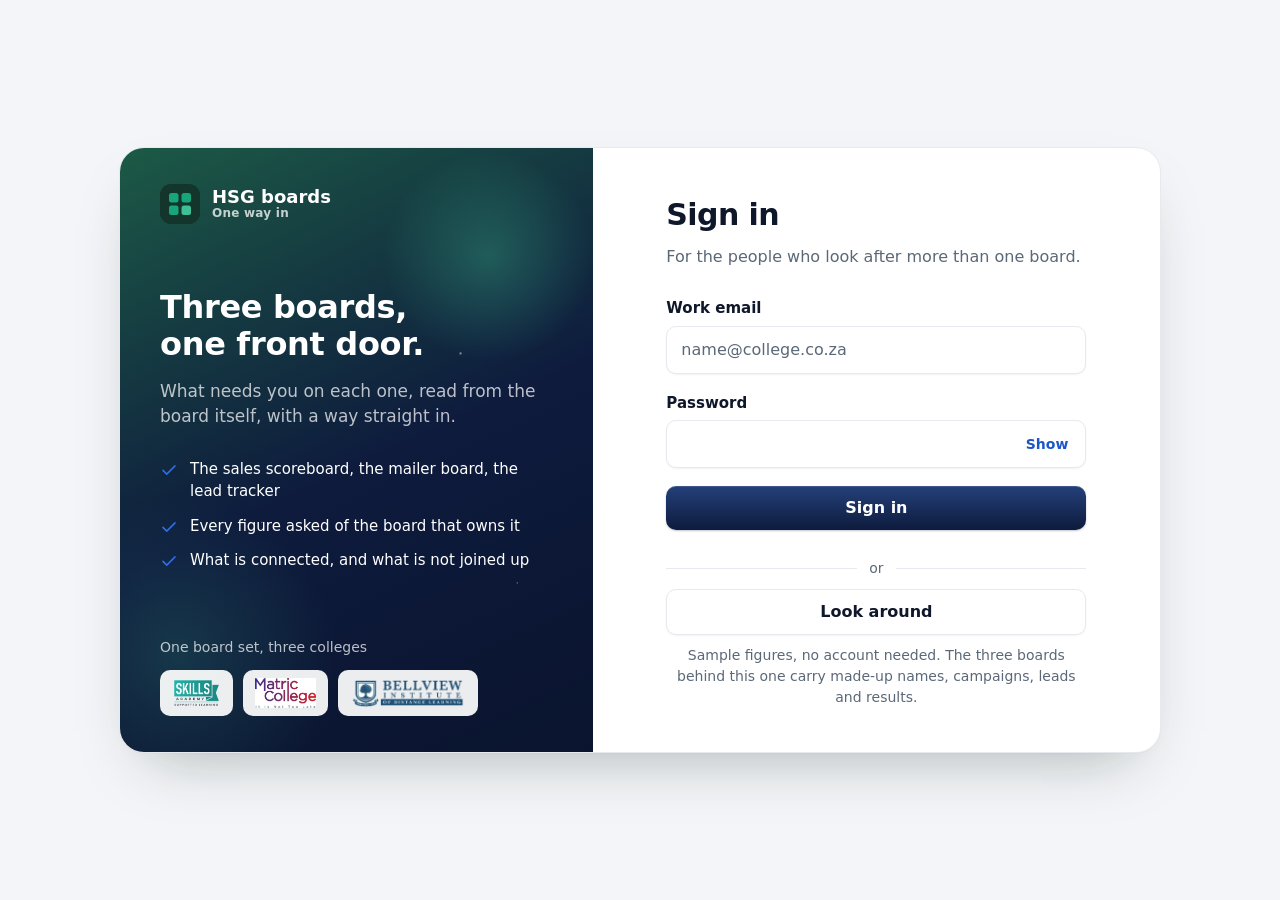
<file: index.html>
<!doctype html>
<html lang="en" data-page="auth">
<head>
  <meta charset="utf-8">
  <meta name="viewport" content="width=device-width, initial-scale=1, viewport-fit=cover">
  <meta http-equiv="Content-Security-Policy" content="default-src 'self'; script-src 'self'; style-src 'self' https://fonts.googleapis.com; font-src https://fonts.gstatic.com; img-src 'self' data:; form-action 'self'; base-uri 'self'; object-src 'none'">
  <meta name="theme-color" content="#F4F5F8" media="(prefers-color-scheme: light)">
  <meta name="referrer" content="strict-origin-when-cross-origin">
  <meta name="description" content="One way in to the three HSG boards.">
  <title>Sign in · HSG boards</title>
  <link rel="icon" href="assets/img/logo.svg?v=e94586dc" type="image/svg+xml">
  <link rel="preconnect" href="https://fonts.googleapis.com">
  <link rel="preconnect" href="https://fonts.gstatic.com" crossorigin>
  <link rel="stylesheet" href="https://fonts.googleapis.com/css2?family=Geist:wght@400;500;600;700&family=Geist+Mono:wght@500&display=swap">
  <link rel="stylesheet" href="assets/css/styles.css?v=72ac2a63">
  <script src="assets/js/shared/session.js?v=b6984a1d"></script>
</head>
<body>
  <a class="skip-link" href="#main">Skip to content</a>
  <div class="auth-layout">
    <aside class="auth-panel">
      <a class="brand" href="index.html"><img src="assets/img/logo.svg?v=e94586dc" width="40" height="40" alt=""><span class="brand-text"><b>HSG boards</b><small>One way in</small></span></a>
      <div class="auth-panel-copy">
        <p class="auth-lead">Three boards, one front door.</p>
        <p>What needs you on each one, read from the board itself, with a way straight in.</p>
        <ul class="auth-points">
          <li><svg width="18" height="18" viewBox="0 0 24 24" fill="none" stroke="currentColor" stroke-width="2" stroke-linecap="round" stroke-linejoin="round" aria-hidden="true"><path d="M4 12.5l5 5L20 6.5"/></svg>The sales scoreboard, the mailer board, the lead tracker</li>
          <li><svg width="18" height="18" viewBox="0 0 24 24" fill="none" stroke="currentColor" stroke-width="2" stroke-linecap="round" stroke-linejoin="round" aria-hidden="true"><path d="M4 12.5l5 5L20 6.5"/></svg>Every figure asked of the board that owns it</li>
          <li><svg width="18" height="18" viewBox="0 0 24 24" fill="none" stroke="currentColor" stroke-width="2" stroke-linecap="round" stroke-linejoin="round" aria-hidden="true"><path d="M4 12.5l5 5L20 6.5"/></svg>What is connected, and what is not joined up</li>
        </ul>
      </div>
      <div class="auth-colleges">
        <p class="auth-panel-foot">One board set, three colleges</p>
        <ul>
          <li><img src="assets/img/colleges/skills-academy.webp" width="120" height="60" alt="Skills Academy"></li>
          <li><img src="assets/img/colleges/matric-college.webp" width="120" height="60" alt="Matric College"></li>
          <li><img src="assets/img/colleges/bellview.webp" width="120" height="60" alt="Bellview"></li>
        </ul>
      </div>
    </aside>

    <main class="auth-main" id="main" tabindex="-1">
      <div class="auth-card">
        <a class="brand brand-mobile" href="index.html"><img src="assets/img/logo.svg?v=e94586dc" width="36" height="36" alt=""><span class="brand-text"><b>HSG boards</b><small>One way in</small></span></a>

        <header>
          <h1>Sign in</h1>
          <p>For the people who look after more than one board.</p>
        </header>

        <form class="form" method="post" data-not-connected>
          <div class="field">
            <label for="email">Work email</label>
            <input class="input" id="email" name="email" type="email" autocomplete="username" spellcheck="false" placeholder="name@college.co.za" required>
          </div>

          <div class="field">
            <label for="password">Password</label>
            <div class="password">
              <input class="input" id="password" name="password" type="password" autocomplete="current-password" required>
              <button type="button" data-toggle-password aria-controls="password" aria-pressed="false">Show</button>
            </div>
          </div>

          <button class="button" type="submit">Sign in</button>

          <div class="form-notice" role="status" tabindex="-1" hidden>
            <svg width="18" height="18" viewBox="0 0 24 24" fill="none" stroke="currentColor" stroke-width="2" stroke-linecap="round" aria-hidden="true"><circle cx="12" cy="12" r="9"/><path d="M12 11v6M12 7.5v.5"/></svg>
            <span>Signing in isn't switched on yet. You'll be able to use this page once accounts are set up.</span>
          </div>
        </form>

        <div class="demo">
          <p class="divider">or</p>
          <button class="button button-secondary" type="button" data-demo-sign-in="head">Look around</button>
          <p class="field-hint">Sample figures, no account needed. The three boards behind this one carry made-up names, campaigns, leads and results.</p>
          <div class="form-notice" id="demo-blocked" role="status" tabindex="-1" hidden>
            <svg width="18" height="18" viewBox="0 0 24 24" fill="none" stroke="currentColor" stroke-width="2" stroke-linecap="round" aria-hidden="true"><circle cx="12" cy="12" r="9"/><path d="M12 11v6M12 7.5v.5"/></svg>
            <span>Your browser is blocking site storage, so the demo can't sign you in. Try a normal (not private) window.</span>
          </div>
        </div>
      </div>
    </main>
  </div>

  <script src="assets/js/shared/auth.js?v=9b4fdaf7"></script>
</body>
</html>
</file>
<file: assets/css/styles.css>
:root {
  color-scheme: light;
  --page: #F4F5F8;
  --card: #FFFFFF;
  --field: #EEF0F4;
  --ink: #0F172A;
  --muted: #5B6878;
  --line: #E7E9EE;
  --navy: #0E1B3D;
  --navy-deep: #0A142E;
  --accent: #2F6FEB;
  --accent-ink: #1D56C9;
  --accent-soft: #EAF1FE;
  --focus: #2F6FEB;
  --now: #1D56C9;
  --bar: #2F6FEB;
  --field-line: #D5D9E0;
  --selected: #0E1B3D;
  --on-selected: #FFFFFF;
  --on-accent: #FFFFFF;
  --info-soft: #EAF1FE;
  --info-ink: #1D56C9;
  --error: #C81E1E;
  --on-navy: #FFFFFF;
  --on-navy-muted: rgba(255, 255, 255, .72);
  --heading: "Geist", ui-sans-serif, system-ui, "Segoe UI", sans-serif;
  --body: "Geist", ui-sans-serif, system-ui, "Segoe UI", sans-serif;
  /* Three shapes, and nothing else: a surface, a control, a mark. Pills are for chips only. */
  --radius: 12px;
  --radius-control: 10px;
  --radius-mark: 4px;
  --subtle: #FAFBFC; /* Mist: table headers, row hover, the user block. */
  --line-soft: #F0F1F4; /* Soft hairline: table row dividers, a card foot rule. */
  --segment-track: #E9ECF1; /* The track behind the segmented control. */
  --bar-track: #EDEFF3; /* The empty part of every meter. */
  --navy-lift: #24407A; /* Top of the primary button and brand mark gradients. */
  --navy-mid: #13295A; /* Middle stop of the banner gradient. */
  --navy-end: #2B4F93; /* Right end of the banner gradient. */
  --calm: #0F3D2A; /* The banner when nothing is waiting. */
  --calm-lift: #1B6B47; /* Right end of the calm banner gradient. */
  --faint: #94A3B8; /* Placeholders and inactive icons only, never text to read. */
  --ink-2: #334155; /* Secondary text: menu rows, table cells, neutral pill text. */
  --mono: "Geist Mono", ui-monospace, "Cascadia Mono", monospace; /* Figures that should read like an instrument. */
  --shadow-focus: 0 0 0 3px rgba(47, 111, 235, .25); /* Fields on focus, with an accent border. */
  --shell: 0 1px 2px rgba(15, 23, 42, .05);
  --ease-out: cubic-bezier(0.23, 1, 0.32, 1); /* Things arriving: starts fast, settles. The student tracker's curve. */
  --ring-accent: #2F6FEB;
  --ring-good: #22A55A;
  --ring-warn: #F0A020;
  --chart-line: #2F6FEB;
  --chart-fill: rgba(47, 111, 235, .22);
  --college-sa: #0E8C86;
  --college-mc: #B3332A;
  --college-bv: #29426B;
  --college-multi: #6D6350;
  --college-none: #77877F;
  --slice-1: #2F6FEB;
  --slice-2: #0E1B3D;
  --slice-3: #7C9BD0;
  --slice-4: #A9B7CC;
  --slice-5: #CBD5E1;
}

*,
*::before,
*::after { box-sizing: border-box; }

html,
body { min-height: 100%; }

body {
  margin: 0;
  background: var(--page);
  color: var(--ink);
  font-family: var(--body);
  font-size: 16px;
  line-height: 1.5;
  -webkit-font-smoothing: antialiased;
}

h1,
h2 { font-family: var(--heading); margin: 0; letter-spacing: -.01em; text-wrap: balance; }
p { margin: 0; }
a { color: var(--accent-ink); font-weight: 700; text-underline-offset: 3px; }
a:hover { color: var(--ink); }
img { max-width: 100%; }
button,
input,
select,
textarea { font: inherit; color: inherit; }
:focus-visible { border-radius: var(--radius-mark); }
.auth-panel :focus-visible { outline-color: var(--accent); }
html { scrollbar-color: var(--field-line) var(--page); }
input,
textarea { caret-color: var(--accent-ink); }
[tabindex="-1"]:focus { outline: none; }
[hidden] { display: none !important; }
html { -webkit-tap-highlight-color: rgba(232, 163, 60, .3); }
a,
button,
input,
select,
textarea,
label,
summary { touch-action: manipulation; }
h1,
h2,
main { scroll-margin-top: 84px; }

.skip-link {
  position: fixed;
  top: calc(8px + env(safe-area-inset-top, 0px));
  left: 8px;
  z-index: 100;
  padding: 10px 16px;
  border-radius: var(--radius-control);
  background: var(--navy);
  color: var(--on-navy);
  transform: translateY(-160%);
}
.skip-link:focus-visible { transform: none; color: var(--on-navy); }

.brand {
  display: inline-flex;
  align-items: center;
  gap: 12px;
  font-family: var(--heading);
  font-weight: 600;
  font-size: 18px;
  color: inherit;
  text-decoration: none;
}
.brand img { display: block; }
.brand-text { display: flex; flex-direction: column; line-height: 1.15; }
.brand-text small { font-family: var(--body); font-size: 12px; font-weight: 700; opacity: .75; letter-spacing: .02em; }

/* One card resting on the page: the green panel beside the form */
.auth-layout {
  display: grid;
  grid-template-columns: minmax(0, 5fr) minmax(0, 6fr);
  width: min(1040px, 100%);
  margin: auto;
  border-radius: 24px;
  overflow: hidden;
  background: var(--card);
  box-shadow: 0 0 0 1px var(--line), 0 1px 2px rgba(11, 33, 26, .06), 0 28px 60px -28px rgba(11, 33, 26, .35);
}
.auth-panel {
  position: relative;
  overflow: hidden;
  display: flex;
  flex-direction: column;
  gap: 40px;
  padding: 36px 40px;
  background: linear-gradient(155deg, #1C5A46 0%, var(--navy) 52%, var(--navy-deep) 100%);
  color: var(--on-navy);
}
/* A few soft lights in the panel, the way a photograph carries highlights */
.auth-panel::after {
  content: "";
  position: absolute;
  inset: 0;
  background:
    radial-gradient(150px 150px at 78% 18%, rgba(63, 191, 149, .30), transparent 70%),
    radial-gradient(220px 220px at 12% 84%, rgba(63, 191, 149, .18), transparent 72%),
    radial-gradient(3px 3px at 72% 34%, rgba(255, 255, 255, .55), transparent 60%),
    radial-gradient(2px 2px at 30% 62%, rgba(255, 255, 255, .45), transparent 60%),
    radial-gradient(2px 2px at 84% 72%, rgba(255, 255, 255, .40), transparent 60%);
  pointer-events: none;
}
.auth-panel .brand { color: var(--on-navy); }

.auth-panel .brand { position: relative; z-index: 1; }
.auth-panel-copy { margin-block: auto; max-width: 440px; position: relative; z-index: 1; }
.auth-lead { font-family: var(--heading); font-size: clamp(27px, 2.5vw, 36px); font-weight: 600; line-height: 1.15; letter-spacing: -.01em; text-wrap: balance; }
.auth-panel-copy > p:not(.auth-lead) { margin-top: 16px; color: var(--on-navy-muted); font-size: 17px; }

.auth-points { list-style: none; margin: 28px 0 0; padding: 0; display: flex; flex-direction: column; gap: 12px; font-size: 15px; }
.auth-points li { display: flex; align-items: flex-start; gap: 12px; color: var(--on-navy); }
.auth-points svg { flex: none; margin-top: 3px; color: var(--accent); }

.auth-panel-foot { position: relative; z-index: 1; font-size: 14px; color: var(--on-navy-muted); }

.auth-main {
  display: flex;
  align-items: center;
  justify-content: center;
  padding: 44px 40px;
}

[data-page="auth"] body {
  display: flex;
  min-height: 100vh;
  min-height: 100dvh;
  padding: clamp(16px, 4vh, 48px) clamp(16px, 4vw, 48px);
  background: var(--page);
}

.auth-card { width: 100%; max-width: 420px; display: flex; flex-direction: column; gap: 28px; }
.auth-card .brand-mobile { display: none; }
.auth-card header { display: flex; flex-direction: column; gap: 8px; }
.auth-card h1 { font-size: 30px; font-weight: 600; }
.auth-card header p { color: var(--muted); }

.form { display: flex; flex-direction: column; gap: 18px; }

.field { display: flex; flex-direction: column; gap: 6px; }
.field label { font-weight: 700; font-size: 15px; }
.field-hint { font-size: 14px; color: var(--muted); }

.input {
  width: 100%;
  min-height: 48px;
  padding: 10px 14px;
  background: var(--field);
  border: 1px solid var(--field-line);
  border-radius: var(--radius-control);
  transition: border-color .15s ease, background-color .15s ease;
}
.input::placeholder { color: var(--muted); opacity: 1; }
.input:hover { border-color: var(--ink); }
.input:focus { outline: none; border-color: var(--focus); background: var(--card); box-shadow: 0 0 0 3px color-mix(in srgb, var(--focus) 25%, transparent); }

select.input {
  appearance: none;
  color: var(--ink);
  padding-right: 40px;
  background-image: url("data:image/svg+xml,%3Csvg xmlns='http://www.w3.org/2000/svg' width='12' height='8' fill='none' stroke='%236F7B88' stroke-width='2' stroke-linecap='round'%3E%3Cpath d='M1 1.5l5 5 5-5'/%3E%3C/svg%3E");
  background-repeat: no-repeat;
  background-position: right 14px center;
  cursor: pointer;
}

.password { position: relative; }
.password .input { padding-right: 76px; }
.password button {
  position: absolute;
  top: 50%;
  right: 6px;
  transform: translateY(-50%);
  min-height: 40px;
  padding: 4px 12px;
  border: 0;
  border-radius: var(--radius-control);
  background: transparent;
  color: var(--accent-ink);
  font-weight: 700;
  font-size: 14px;
  cursor: pointer;
}
.password button:hover { background: var(--accent-soft); }

.button {
  display: inline-flex;
  align-items: center;
  justify-content: center;
  gap: 8px;
  width: 100%;
  padding: 10px 20px;
  border: 0;
  background: var(--navy);
  color: var(--on-navy);
  font-family: var(--heading);
  font-size: 16px;
  cursor: pointer;
  transition: background-color .15s ease, transform .15s ease;
}
.button:hover { background: var(--navy-deep); }
.button:active { transform: translateY(1px); }

.form-notice {
  display: flex;
  gap: 10px;
  align-items: flex-start;
  padding: 12px 14px;
  border-radius: var(--radius-control);
  background: var(--accent-soft);
  color: var(--ink);
  font-size: 15px;
}
.form-notice svg { flex: none; margin-top: 2px; color: var(--accent-ink); }

select option,
select optgroup { background-color: var(--card); color: var(--ink); }

.demo { display: flex; flex-direction: column; gap: 10px; text-align: center; }

.divider { display: flex; align-items: center; gap: 12px; color: var(--muted); font-size: 14px; }
.divider::before,
.divider::after { content: ""; flex: 1; border-top: 1px solid var(--line); }
.input[aria-invalid='true'],
.select[aria-invalid='true'] { border-color: var(--error); }

@media (max-width: 900px) {
  [data-page="auth"] body { padding: 0; }
  .auth-layout { grid-template-columns: minmax(0, 1fr); width: 100%; border-radius: 0; box-shadow: none; }
  .auth-panel { display: none; }
  .auth-main { align-items: flex-start; padding: 32px 16px 48px; }
  .auth-card { gap: 24px; }
  .auth-card .brand-mobile { display: inline-flex; }
}

@media (max-width: 480px) {
  .auth-card h1 { font-size: 26px; }
}

/* Signed-in pages: navy menu on the left, content on the right */
.app {
  display: grid;
  grid-template-columns: 264px minmax(0, 1fr);
  min-height: 100vh;
  min-height: 100dvh;
}

.sidebar {
  position: sticky;
  top: 0;
  height: 100vh;
  height: 100dvh;
  display: flex;
  flex-direction: column;
  gap: clamp(10px, 1.7vh, 24px);
  padding: clamp(14px, 2.2vh, 24px) 16px;
  color: var(--ink);
}
.sidebar .brand { color: var(--ink); padding: 0 8px; font-size: 17px; }
.sidebar .brand small { color: var(--muted); }

.menu { display: flex; flex-direction: column; gap: 2px; overflow-y: auto; overscroll-behavior: contain; flex: 1; min-height: 0; margin-top: clamp(2px, 1.4vh, 16px); }
.menu-label {
  margin: clamp(4px, 1.1vh, 16px) 0 3px;
  padding: 0 12px;
}
.menu-item {
  display: flex;
  align-items: center;
  gap: 12px;
  min-height: clamp(36px, 4.4vh, 44px);
  padding: 0 12px;
  text-decoration: none;
}
.menu-item svg { flex: none; width: 20px; height: 20px; }
a.menu-item:hover { background: var(--field); color: var(--ink); }
.menu { scrollbar-color: var(--line) transparent; }

/* A short laptop screen holds the same menu, drawn tighter, so it never needs scrolling */
@media (max-height: 700px) {
  [data-page="auth"] body { padding: 12px; }
  .auth-panel { padding: 24px 32px; gap: 24px; }
  .auth-main { padding: 28px 32px; }
}

@media (max-height: 780px) {
  .sidebar .brand img { width: 30px; height: 30px; }
  .sidebar .brand { font-size: 16px; }
  .menu-label { font-size: 11px; }
  .board-line { font-size: 11px; padding: 0 8px; }
}

@media (max-height: 680px) {
  .sidebar { gap: 8px; padding-top: 12px; padding-bottom: 12px; }
  .menu-label { margin: 4px 0 2px; }
  .menu-item { min-height: 32px; gap: 10px; }
  .menu-item svg { width: 18px; height: 18px; }
  .sidebar-user { padding-top: 8px; }
  .sidebar-user .avatar { width: 32px; height: 32px; font-size: 13px; }
}

@media (pointer: coarse) {
  .menu-item { min-height: 44px; }
}
.count {
  margin-left: auto;
  min-width: 24px;
  padding: 1px 8px;
  border-radius: 999px;
  background: var(--accent);
  color: var(--on-accent);
  font-size: 13px;
  font-weight: 700;
  font-style: normal;
  text-align: center;
  font-variant-numeric: tabular-nums;
}

.sidebar-user {
  display: flex;
  align-items: center;
  gap: 10px;
  padding: clamp(8px, 1.4vh, 14px) 8px 0;
  border-top: 1px solid var(--line);
}
.sidebar-user div { min-width: 0; flex: 1; }
.sidebar-user b { display: block; font-size: 15px; line-height: 1.3; overflow: hidden; text-overflow: ellipsis; white-space: nowrap; }
.sidebar-user small { display: block; font-size: 13px; color: var(--muted); overflow: hidden; text-overflow: ellipsis; white-space: nowrap; }

.avatar {
  flex: none;
  width: 38px;
  height: 38px;
  border-radius: 50%;
  display: grid;
  place-items: center;
  background: var(--accent);
  color: var(--on-accent);
  font-family: var(--heading);
  font-weight: 600;
  font-size: 14px;
}

.icon-button {
  flex: none;
  display: grid;
  place-items: center;
  width: 44px;
  height: 44px;
  border: 0;
  border-radius: var(--radius-control);
  background: transparent;
  color: inherit;
  cursor: pointer;
}
.icon-button:hover { background: rgba(255, 255, 255, .1); }

.topbar { display: none; }
.tabbar { display: none; }
.scrim { display: none; }

.sr-only {
  position: absolute;
  width: 1px;
  height: 1px;
  overflow: hidden;
  clip: rect(0 0 0 0);
  white-space: nowrap;
}

.app-main {
  width: 100%;
  max-width: 1760px;
  margin: 0 auto;
  padding: 32px 40px 56px;
  display: flex;
  flex-direction: column;
  gap: 22px;
}

.page-header {
  display: flex;
  align-items: center;
  justify-content: space-between;
  gap: 14px 28px;
  flex-wrap: wrap;
  padding-bottom: 20px;
  border-bottom: 1px solid var(--line);
}
.page-header > div:first-child { flex: 1 1 340px; min-width: 0; }
.page-header h1 { font-size: 27px; font-weight: 600; letter-spacing: -.01em; }
.page-note { margin-top: 4px; color: var(--muted); }

.tag {
  display: inline-flex;
  align-items: center;
  gap: 4px;
  padding: 4px 12px;
  border-radius: var(--radius-control);
  background: var(--field);
  border: 1px solid var(--line);
  font-size: 14px;
  font-weight: 700;
}

/* Saved views: a picker and one button whose label says what it will do. */
.views { display: contents; }
.view-naming { display: flex; align-items: center; gap: 8px; flex-wrap: wrap; }
.view-naming .search { min-width: 180px; max-width: 220px; }

/* Your own line on a figure, set where the figure explains itself. */
.line-set { margin-top: 10px; padding-top: 10px; border-top: 1px solid var(--line); }
.line-said { margin: 0 0 6px; font-size: 13px; line-height: 1.5; color: var(--muted); }
.line-tools { display: flex; flex-wrap: wrap; gap: 14px; }
.line-form { display: flex; flex-wrap: wrap; align-items: center; gap: 8px; }
.line-form .select { min-height: 38px; width: auto; }
.line-at { min-height: 38px; width: 110px; min-width: 0; }
.line-unit { display: block; margin-top: 8px; font-size: 12px; color: var(--muted); }

.controls { display: flex; flex-wrap: wrap; align-items: center; gap: 10px; }

.select {
  min-height: 44px;
  padding: 8px 40px 8px 14px;
  border: 1px solid var(--field-line);
  border-radius: var(--radius-control);
  background-color: var(--card);
  color: var(--ink);
  background-image: url("data:image/svg+xml,%3Csvg xmlns='http://www.w3.org/2000/svg' width='12' height='8' fill='none' stroke='%236F7B88' stroke-width='2' stroke-linecap='round'%3E%3Cpath d='M1 1.5l5 5 5-5'/%3E%3C/svg%3E");
  background-repeat: no-repeat;
  background-position: right 14px center;
  font-weight: 700;
  appearance: none;
  cursor: pointer;
  max-width: 100%;
}

.segmented {
  display: inline-flex;
  flex-wrap: wrap;
  gap: 2px;
  border: 1px solid var(--line);
}
.segmented button {
  min-height: 40px;
  padding: 4px 14px;
  border: 0;
  background: transparent;
  cursor: pointer;
}

.status {
  display: inline-flex;
  align-items: center;
  border-radius: 999px;
  white-space: nowrap;
}
.status-good { background: var(--accent-soft); color: var(--accent-ink); }
.status-waiting { background: var(--field); color: var(--muted); }

.grid { display: grid; grid-template-columns: repeat(12, minmax(0, 1fr)); gap: 20px; }

.panel {
  background: var(--card);
  box-shadow: var(--shell);
  border-radius: var(--radius);
  padding: 20px 22px;
  display: flex;
  flex-direction: column;
  gap: 16px;
  min-width: 0;
}
.panel-head { display: flex; align-items: center; justify-content: space-between; gap: 12px; flex-wrap: wrap; }
.panel-head h2 { font-size: 16px; font-weight: 600; letter-spacing: .01em; }
.panel-note { font-size: 14px; color: var(--muted); }
.empty { padding: 20px; border-radius: var(--radius-control); background: var(--field); color: var(--muted); text-align: center; }

/* A bar with a marker for the August average and one for where people usually are by now */
.track { position: relative; height: 14px; }
.track-small { height: 10px; margin: 10px 0 6px; }
.track-fill { position: absolute; inset: 0 auto 0 0; background: var(--bar); max-width: 100%; }

.figure-list { margin: 0; display: flex; flex-direction: column; }
.figure-list div { display: flex; justify-content: space-between; align-items: baseline; gap: 12px; padding: 9px 0; border-top: 1px solid var(--line); }
.figure-list div:first-child { border-top: 0; }
.figure-list dt { color: var(--muted); }
.figure-list dd { margin: 0; font-weight: 700; text-align: right; font-variant-numeric: tabular-nums; }

.record { display: flex; flex-direction: column; gap: 2px; }
.record b { font-family: var(--heading); font-size: 40px; font-weight: 600; line-height: 1.1; }
.record span { color: var(--muted); }
.chip {
  display: inline-flex;
  align-items: center;
  gap: 6px;
  padding: 5px 12px;
  border: 1px solid var(--line);
  border-radius: 999px;
  background: var(--card);
  color: var(--muted);
  font-size: 14px;
  font-weight: 700;
}

.colleges { list-style: none; margin: 0; padding: 0; display: flex; flex-direction: column; gap: 16px; }

.about { background: var(--card); box-shadow: var(--shell); border-radius: var(--radius); padding: 6px 24px; }
.about summary { display: flex; align-items: center; min-height: 46px; font-family: var(--heading); font-weight: 500; list-style: none; cursor: pointer; }
.about summary::-webkit-details-marker { display: none; }
.about summary::after { content: ""; flex: none; width: 18px; height: 18px; margin-left: auto; background: var(--muted); -webkit-mask: url("data:image/svg+xml,%3Csvg xmlns='http://www.w3.org/2000/svg' viewBox='0 0 24 24' fill='none' stroke='black' stroke-width='2.4' stroke-linecap='round' stroke-linejoin='round'%3E%3Cpath d='M6 9l6 6 6-6'/%3E%3C/svg%3E") center / contain no-repeat; mask: url("data:image/svg+xml,%3Csvg xmlns='http://www.w3.org/2000/svg' viewBox='0 0 24 24' fill='none' stroke='black' stroke-width='2.4' stroke-linecap='round' stroke-linejoin='round'%3E%3Cpath d='M6 9l6 6 6-6'/%3E%3C/svg%3E") center / contain no-repeat; transition: transform .15s ease; }
.about[open] summary::after { transform: rotate(180deg); }

/* At a glance on Home: one strip, split into three answers */
.summary {
  display: grid;
  grid-template-columns: repeat(3, minmax(0, 1fr));
  border-radius: var(--radius);
  background: var(--card);
  box-shadow: var(--shell);
}
.summary-label { font-size: 14px; font-weight: 700; color: var(--muted); }
.summary-value { display: flex; align-items: center; flex-wrap: wrap; gap: 6px 12px; }
.summary-value b { font-family: var(--heading); font-size: 30px; font-weight: 600; line-height: 1.1; font-variant-numeric: tabular-nums; }

/* Staff incentives on Home */

/* Team page */
.tiles { display: grid; grid-template-columns: repeat(3, minmax(0, 1fr)); gap: 14px; }
.tile { display: flex; flex-direction: column; gap: 0; padding: 18px; border-radius: var(--radius); background: var(--card); box-shadow: var(--shell); }
.tile > span { display: block; font-size: 14px; font-weight: 700; color: var(--muted); }
.tile-figure b { display: block; margin-top: 2px; font-family: var(--heading); font-weight: 600; line-height: 1.15; font-variant-numeric: tabular-nums; }
.tile small { display: block; margin-top: 2px; font-size: 14px; color: var(--muted); }

.search {
  min-height: 44px;
  width: 100%;
  max-width: 300px;
  padding: 8px 14px;
  border: 1px solid var(--field-line);
  border-radius: var(--radius-control);
  background: var(--field);
}
.table-wrap { overflow-x: auto; }
.results { width: 100%; border-collapse: collapse; font-size: 14px; font-variant-numeric: tabular-nums; }
.results th,
.results td { padding: 8px 10px; text-align: left; vertical-align: middle; border-bottom: 1px solid var(--line); }
.results thead th { font-size: 14px; font-weight: 700; color: var(--muted); white-space: nowrap; }
.results th button { display: inline-flex; align-items: center; gap: 4px; min-height: 32px; padding: 0; border: 0; background: none; color: inherit; font: inherit; cursor: pointer; }
.results th[aria-sort] button { color: var(--ink); }
.results .cell-name { width: 26%; }
.results .cell-best { width: 9%; text-align: right; white-space: nowrap; }
.results tbody small { display: block; font-size: 13px; font-weight: 600; color: var(--muted); }
.results .cell-best b { font-family: var(--heading); font-weight: 600; }
.results .track-small { margin: 6px 0 2px; }
.results .is-empty { text-align: center; color: var(--muted); padding: 24px; }
.results tfoot th,
.results tfoot td { font-weight: 700; border-bottom: 0; color: var(--muted); }
a.button { text-decoration: none; }
a.button-secondary,
a.button-secondary:hover { color: var(--ink); }
a.button:not(.button-secondary),
a.button:not(.button-secondary):hover { color: var(--on-navy); }

.category-tile {
  display: flex;
  flex-direction: column;
  padding: 0;
  overflow: hidden;
  border-radius: var(--radius);
  background: var(--card);
  box-shadow: var(--shell);
  color: var(--ink);
  font-weight: 400;
  text-align: left;
  cursor: pointer;
  transition: box-shadow .15s ease;
}
.category-tile:hover { box-shadow: var(--shell), 0 0 0 1.5px var(--field-line); }

.status-changed { background: color-mix(in srgb, var(--now) 20%, transparent); color: var(--ink); }

.button-inline { width: auto; min-height: 44px; padding: 6px 16px; font-size: 15px; }

.steps { list-style: none; margin: 0; padding: 0; display: flex; flex-wrap: wrap; gap: 10px 28px; }
.steps li { display: flex; align-items: center; gap: 10px; font-weight: 700; }
.steps span {
  display: grid;
  place-items: center;
  width: 28px;
  height: 28px;
  border-radius: 50%;
  background: var(--navy);
  color: var(--on-navy);
  font-family: var(--heading);
  font-size: 13px;
}

.notice {
  display: flex;
  gap: 10px;
  align-items: flex-start;
  padding: 12px 16px;
  border-radius: var(--radius-control);
  background: var(--info-soft);
  color: var(--info-ink);
  font-size: 15px;
}
.notice svg { flex: none; margin-top: 2px; }

.toast {
  position: fixed;
  left: 50%;
  bottom: calc(24px + env(safe-area-inset-bottom, 0px));
  z-index: 60;
  display: flex;
  align-items: center;
  gap: 14px;
  width: max-content;
  max-width: calc(100vw - 32px);
  padding: 10px 12px 10px 18px;
  border-radius: var(--radius-control);
  background: var(--ink);
  color: var(--page);
  font-weight: 700;
  transform: translateX(-50%);
  box-shadow: 0 12px 30px -10px rgba(0, 0, 0, .4);
}
.toast-action {
  flex: none;
  min-height: 40px;
  padding: 4px 14px;
  border: 1px solid color-mix(in srgb, var(--page) 40%, transparent);
  border-radius: var(--radius-control);
  background: transparent;
  color: var(--page);
  font-weight: 700;
  cursor: pointer;
}
.toast-action:hover { background: color-mix(in srgb, var(--page) 15%, transparent); }
.toast :focus-visible { outline-color: var(--page); }

/* Make a card page */
.text-link { font-size: 15px; }
.text-link::after { content: ""; display: inline-block; width: 15px; height: 15px; margin-left: 6px; vertical-align: -2px; background: currentColor; -webkit-mask: url("data:image/svg+xml,%3Csvg xmlns='http://www.w3.org/2000/svg' viewBox='0 0 24 24' fill='none' stroke='black' stroke-width='2.4' stroke-linecap='round' stroke-linejoin='round'%3E%3Cpath d='M5 12h14M13 6l6 6-6 6'/%3E%3C/svg%3E") center / contain no-repeat; mask: url("data:image/svg+xml,%3Csvg xmlns='http://www.w3.org/2000/svg' viewBox='0 0 24 24' fill='none' stroke='black' stroke-width='2.4' stroke-linecap='round' stroke-linejoin='round'%3E%3Cpath d='M5 12h14M13 6l6 6-6 6'/%3E%3C/svg%3E") center / contain no-repeat; }

/* Streaks */
.span-4 { grid-column: span 4; }
.span-8 { grid-column: span 8; }

/* Our progress page */
#check { display: flex; flex-direction: column; gap: 20px; }
#check[hidden] { display: none; }

.weeks { display: grid; grid-template-columns: repeat(2, minmax(0, 1fr)); gap: 16px; }
@media (min-width: 1440px) {
  .weeks { grid-template-columns: repeat(4, minmax(0, 1fr)); }
}
.form .select { width: 100%; }
textarea.input { resize: vertical; min-height: 120px; line-height: 1.5; }
.choice { position: relative; display: flex; cursor: pointer; }
.choice input { position: absolute; opacity: 0; pointer-events: none; }
.choice span {
  flex: 1;
  display: flex;
  flex-direction: column;
  gap: 2px;
  padding: 12px 14px;
  border: 1px solid var(--line);
  border-radius: var(--radius-control);
  background: var(--field);
}
.choice small { font-size: 14px; color: var(--muted); line-height: 1.35; }
.choice:hover span { border-color: var(--muted); }
.choice input:checked + span { border-color: var(--accent-ink); background: var(--accent-soft); box-shadow: inset 0 0 0 1px var(--accent-ink); }
.choice input:focus-visible + span { outline: 3px solid var(--focus); outline-offset: 2px; }

@media (max-width: 1100px) {
  .span-4,
.span-8 { grid-column: span 12; }
}

@media (max-width: 900px) {
  .app { grid-template-columns: minmax(0, 1fr); }
  .sidebar {
    position: fixed;
    inset: 0 auto 0 0;
    z-index: 50;
    width: 280px;
    max-width: 86vw;
    transform: translateX(-105%);
    transition: transform .2s ease;
  }
  .app.menu-open .sidebar { transform: none; box-shadow: 0 0 40px rgba(0, 0, 0, .3); }
  .app.menu-open .scrim { display: block; position: fixed; inset: 0; z-index: 40; background: rgba(17, 22, 29, .5); }
  .topbar {
    position: sticky;
    top: 0;
    z-index: 30;
    display: flex;
    align-items: center;
    gap: 8px;
    padding: calc(8px + env(safe-area-inset-top, 0px)) 12px 8px;
    background: var(--card);
    border-bottom: 1px solid var(--line);
  }
  .topbar .brand { font-size: 16px; }
  .topbar .icon-button:hover { background: var(--field); }
  .app-main { padding: 24px 16px 48px; gap: 18px; }
  .page-header h1 { font-size: 26px; }
  .panel { padding: 20px; }
  .tiles { grid-template-columns: repeat(2, minmax(0, 1fr)); }
  .search { max-width: none; }
}

@media (max-width: 700px) {
  .app-main { padding-bottom: calc(96px + env(safe-area-inset-bottom, 0px)); }
  /* These three sit in the bar along the bottom, so the menu behind More does not repeat them */
  .menu-item.in-tabbar { display: none; }
  .tabbar {
    position: fixed;
    inset: auto 0 0 0;
    z-index: 35;
    display: grid;
    grid-template-columns: repeat(4, minmax(0, 1fr));
    padding: 4px 6px env(safe-area-inset-bottom, 0px);
    background: var(--card);
    border-top: 1px solid var(--line);
  }
  .tab {
    position: relative;
    display: flex;
    flex-direction: column;
    align-items: center;
    justify-content: center;
    gap: 2px;
    min-height: 58px;
    border: 0;
    border-radius: var(--radius-control);
    background: none;
    color: var(--muted);
    font-family: var(--body);
    font-size: 13px;
    font-weight: 700;
    text-decoration: none;
    cursor: pointer;
  }
  .tab svg { width: 22px; height: 22px; }
  .tab:hover { color: var(--ink); }
  .tab[aria-current="page"],
.tab.is-current { color: var(--accent-ink); }
  .tab[aria-current="page"]::before,
.tab.is-current::before { content: ""; position: absolute; top: 0; width: 28px; height: 3px; border-radius: 0 0 3px 3px; background: var(--accent-ink); }
  .tab .count { position: absolute; top: 4px; left: calc(50% + 6px); margin: 0; min-width: 20px; padding: 0 6px; font-size: 12px; }
  .toast { bottom: calc(80px + env(safe-area-inset-bottom, 0px)); }
  .segmented button,
.password button { min-height: 44px; }
  .summary { grid-template-columns: minmax(0, 1fr); }
  .summary-value b { font-size: 28px; }
  /* No heading row fits on a phone, so each figure is read out with its own heading */
  .results,
.results tbody { display: block; }
  .results thead { display: none; }
  .results tbody tr { display: block; padding: 14px 0; border-bottom: 1px solid var(--line); }
  .results tbody tr > * { display: block; width: auto; padding: 0; border: 0; background: none; text-align: left; }
  .results tbody .cell-name,
.results tbody .cell-best,
.results tbody .cell-status { width: auto; text-align: left; white-space: normal; }
  .results tbody th[scope="row"] { margin-bottom: 6px; }
  .results tbody td[data-label] {
    display: grid;
    grid-template-columns: minmax(0, 45%) minmax(0, 1fr);
    align-items: baseline;
    gap: 4px 12px;
    padding: 3px 0;
  }
  .results tbody td[data-label]::before { content: attr(data-label); color: var(--muted); font-weight: 700; }

  /* The tick to pick a row sits in the corner of the card, where a tick usually sits */
  .results tbody tr { position: relative; }
  .results tbody .cell-pick { position: absolute; top: 12px; right: 0; width: auto; }
  .results tbody .cell-name { padding-right: 40px; }
}

@media (max-width: 560px) {
  .select { width: 100%; }
  .weeks { grid-template-columns: minmax(0, 1fr); }
  .segmented { display: grid; grid-template-columns: repeat(2, minmax(0, 1fr)); width: 100%; }
  .tiles { gap: 10px; }
  .tile { padding: 14px; }
  .tile-figure b { font-size: 22px; }
}

@media (prefers-reduced-motion: reduce) {
  * { transition: none !important; }
}

.decision-list,
.gap-list { list-style: none; margin: 0; padding: 0; display: flex; flex-direction: column; }
.decision-list > li,
.gap-list > li { display: flex; flex-direction: column; gap: 6px; padding: 16px 0; border-top: 1px solid var(--line); }
.decision-list > li:first-child,
.gap-list > li:first-child { border-top: 0; padding-top: 0; }
.decision-top { display: flex; align-items: flex-start; justify-content: space-between; gap: 12px; flex-wrap: wrap; }
.decision-top h3 { margin: 0; font-family: var(--heading); font-size: 17px; font-weight: 600; }

.header-tools { display: flex; align-items: center; gap: 18px; flex-wrap: wrap; }
.board-state { display: flex; align-items: flex-start; gap: 10px; }
.board-state b { display: block; font-size: 14px; font-weight: 700; line-height: 1.3; }
.board-state small { display: block; font-size: 13px; line-height: 1.3; color: var(--muted); }
.header-tools .button svg { margin-right: 2px; }

@media (max-width: 560px) {
  .header-tools { width: 100%; justify-content: space-between; gap: 10px; }
  /* Two actions share the row, and each takes a whole row if they do not fit side by side. */
  .header-tools .button { flex: 1 1 auto; justify-content: center; }
}

/* Three status colours for the Decide first cards */
:root {
  --red-soft: #FDECEC;
  --red-line: #F6C9C9;
  --red-ink: #C81E1E;
  --yellow-soft: #FEF4E2;
  --yellow-line: #F3DDB4;
  --yellow-ink: #A64B07;
  --green-soft: #E8F6EE;
  --green-line: #BFE3CE;
  --green-ink: #15803D;
}

/* Decide first: one group per status, and the card itself carries the colour */
/* Decide first: one tile per group, opened to read the cards inside */
[data-flag="blocked"] { --flag-soft: var(--red-soft); --flag-line: var(--red-line); --flag-ink: var(--red-ink); }
[data-flag="waiting"] { --flag-soft: var(--yellow-soft); --flag-line: var(--yellow-line); --flag-ink: var(--yellow-ink); }
[data-flag="testing"] { --flag-soft: var(--green-soft); --flag-line: var(--green-line); --flag-ink: var(--green-ink); }
.decide-tile {
  display: flex;
  flex-direction: column;
  align-items: flex-start;
  gap: 4px;
  padding: 16px 18px 18px;
  border: 1px solid var(--flag-line);
  border-radius: var(--radius);
  background: var(--flag-soft);
  color: var(--ink);
  font-family: var(--body);
  text-align: left;
  cursor: pointer;
}
.decide-tile:hover { box-shadow: 0 0 0 1.5px var(--flag-ink); }
.decide-tile small { font-size: 14px; color: var(--muted); }

/* A change chip: green when the figure went up, red when it went down */
.status-move,
.status-up,
.status-down { gap: 3px; padding-left: 7px; }
.status-move { background: var(--field); color: var(--ink); }
.status-up { background: var(--green-soft); color: var(--green-ink); }
.status-down { background: var(--red-soft); color: var(--red-ink); }
.status svg { flex: none; }

.status-tile {
  display: flex;
  flex-direction: column;
  align-items: flex-start;
  gap: 10px;
  padding: 20px 22px 22px;
  border-radius: var(--radius);
  background: var(--card);
  box-shadow: var(--shell);
  color: var(--ink);
  font-family: var(--body);
  text-align: left;
  cursor: pointer;
}
.status-tile small { font-size: 14px; line-height: 1.45; color: var(--muted); }

/* A section that owns the page rather than sitting in a panel */
.open-section { display: flex; flex-direction: column; gap: 16px; min-width: 0; }
.open-section > .panel-head h2 { font-size: 18px; }

/* Running text stops at a comfortable line, however wide the panel is */
.gap-list p,
.notice span,
.panel > .panel-note { max-width: 68ch; }

/* A figure gets an icon beside it, the way a dashboard reads at a glance */
.tile-badge { display: flex; align-items: flex-start; min-height: 42px; margin-bottom: 8px; }
.tile-badge > span { font-size: 14px; font-weight: 700; line-height: 1.35; color: var(--muted); }
.tile-figure b { font-size: 30px; }
.tile-foot { align-items: center; flex-wrap: wrap; }
.tile-foot small { margin-top: 0; }

/* Rings: one rate each, with the figure inside and what it counts underneath */
.ring-row { display: flex; flex-direction: column; gap: 16px; margin: 0; }
.ring { display: flex; align-items: center; gap: 16px; margin: 0; }
.ring-art { position: relative; flex: none; width: 82px; }
.ring-art svg { display: block; width: 100%; height: auto; }
.ring-art b { position: absolute; inset: 0; display: grid; place-items: center; font-family: var(--heading); font-size: 17px; font-weight: 600; font-variant-numeric: tabular-nums; }
.ring figcaption { display: flex; flex-direction: column; gap: 2px; }
.ring figcaption span { font-size: 15px; font-weight: 700; }
.ring figcaption small { font-size: 13px; line-height: 1.4; color: var(--muted); }

/* A run of figures over time */
.chart { display: flex; flex-direction: column; gap: 8px; }
.chart-plot { position: relative; display: flex; gap: 10px; }
.chart-scale { display: flex; flex-direction: column; justify-content: space-between; padding: 6px 0 22px; font-size: 12px; font-weight: 700; color: var(--muted); font-variant-numeric: tabular-nums; text-align: right; }
.chart-art { flex: 1; min-width: 0; height: auto; }
.chart-marks { display: flex; justify-content: space-between; gap: 4px; padding-left: 54px; font-size: 12px; font-weight: 700; color: var(--muted); }
/* The script sets the row's left padding to where the drawing starts. */
.chart-marks:has(.chart-marks-track) { padding-left: 0; }
.chart-marks-track { position: relative; flex: 1; min-width: 0; height: 1.5em; }
/* Each date is centred under its own day; the first and last hold to the chart's edges. */
.chart-marks-track span { position: absolute; top: 0; transform: translateX(-50%); white-space: nowrap; }
.chart-marks-track .is-start { transform: none; }
.chart-marks-track .is-end { transform: translateX(-100%); }
.chart-marks .is-peak { color: var(--ink); }

/* A ranked list of figures */
.bar-list { list-style: none; margin: 0; padding: 0; display: flex; flex-direction: column; gap: 14px; }
.bar-head { display: flex; align-items: baseline; justify-content: space-between; gap: 12px; font-size: 15px; }
.bar-head b { font-family: var(--heading); font-weight: 600; font-variant-numeric: tabular-nums; }
.bar-list small { display: block; margin-top: 4px; font-size: 13px; color: var(--muted); }

@media (max-width: 700px) {
  .chart-marks { padding-left: 46px; font-size: 11px; }
  .ring-art { width: 76px; }
}

.bar-list.is-split { display: grid; grid-template-columns: repeat(auto-fill, minmax(min(100%, 175px), 1fr)); gap: 16px 24px; }

/* A long list runs in columns when the panel is wide enough to hold them */
.gap-list.is-split { display: grid; grid-template-columns: repeat(auto-fill, minmax(min(100%, 260px), 1fr)); gap: 0 28px; }
.gap-list.is-split > li { border-top: 0; padding-top: 14px; }

/* A share of a whole, named in the legend beside it */
.donut { display: flex; align-items: center; gap: 20px; flex-wrap: wrap; }
.donut-art { flex: none; width: 150px; max-width: 100%; }
.donut-art svg { display: block; width: 100%; height: auto; }
.donut-legend { flex: 1; min-width: 150px; list-style: none; margin: 0; padding: 0; display: flex; flex-direction: column; gap: 10px; }
.donut-legend li { display: flex; align-items: flex-start; gap: 10px; }
.donut-dot { flex: none; width: 12px; height: 12px; margin-top: 4px; border-radius: var(--radius-mark); }
.donut-legend b { display: block; font-size: 15px; font-weight: 700; }
.donut-legend small { display: block; font-size: 13px; color: var(--muted); font-variant-numeric: tabular-nums; }

/* Before and now, one above the other, so the pair reads as one row */
.chart-key { font-weight: 700; }
.chart-key-item i { width: 12px; height: 12px; border-radius: var(--radius-mark); }
.chart-key-item.is-first i { background: var(--field-line); }
.chart-key-item.is-second i { background: var(--bar); }
.pair-list { list-style: none; margin: 0; padding: 0; display: flex; flex-direction: column; gap: 18px; }
.pair { display: flex; flex-direction: column; gap: 5px; margin-top: 6px; }
.pair-row { display: flex; align-items: center; gap: 12px; }
.pair-row .track { flex: 1; min-width: 0; }
.pair-row b { flex: none; min-width: 74px; font-family: var(--heading); font-size: 14px; font-weight: 600; text-align: right; font-variant-numeric: tabular-nums; }
.track.is-first .track-fill { background: var(--field-line); }
.span-12 { grid-column: span 12; }

/* A wrapper that stacks page sections keeps the page's own rhythm.
   Without this its children butt together and the cards read as one jammed block. */
#view-comparison,
#view-sameage,
#view-attention,
#check-view,
#check-list,
#decide-view,
#verdict-view,
#lesson-view { display: flex; flex-direction: column; gap: 22px; }

/* Columns standing on a baseline, so a long set reads across the panel instead of down the page */
.columns { display: flex; flex-direction: column; gap: 12px; }
.column-plot { display: flex; gap: 12px; }
.column-scale { display: flex; flex-direction: column; justify-content: space-between; padding: 24px 0 78px; font-size: 12px; font-weight: 700; color: var(--muted); font-variant-numeric: tabular-nums; text-align: right; }
.column-list { flex: 1; min-width: 0; list-style: none; margin: 0; padding: 0; display: flex; align-items: flex-end; gap: 8px; overflow-x: auto; overscroll-behavior-x: contain; }
.column-list > li { flex: 1 1 0; min-width: 56px; display: flex; flex-direction: column; align-items: center; gap: 6px; }
.column-value { font-family: var(--heading); font-size: 12px; font-weight: 600; color: var(--ink); font-variant-numeric: tabular-nums; white-space: nowrap; }
.column-track { width: 100%; height: 220px; display: flex; align-items: flex-end; border-radius: var(--radius-mark); background: var(--field); }
.column-fill { display: block; width: 100%; min-height: 3px; border-radius: var(--radius-mark); }
.column-label { min-height: 72px; text-align: center; }
.column-label b { display: block; font-size: 13px; font-weight: 700; line-height: 1.25; }
.column-label small { display: block; margin-top: 2px; font-size: 12px; color: var(--muted); font-variant-numeric: tabular-nums; }

@media (max-width: 700px) {
  .column-list { overflow-x: auto; overscroll-behavior-x: contain; }
  .column-list > li { min-width: 76px; }
  .column-scale { display: none; }
}

/* A share panel beside a taller one: the ring sits above its key and both grow into the
   space, rather than leaving a hole under the chart */
#college-share { flex: 1; min-height: 0; display: flex; }
#college-share .donut { flex: 1; flex-direction: column; justify-content: center; align-items: center; gap: 26px; }
#college-share .donut-art { width: clamp(190px, 66%, 300px); }
#college-share .donut-legend { flex: none; align-self: stretch; display: grid; grid-template-columns: repeat(2, minmax(0, 1fr)); gap: 16px 20px; }
#college-share .donut-legend b { font-size: 15px; }

/* The line at the foot of every page */
.page-foot { margin-top: 8px; padding-top: 18px; border-top: 1px solid var(--line); font-size: 13px; color: var(--muted); }

/* What state the board is in: one quiet line at the foot of the menu */
.board-line {
  flex: none;
  display: flex;
  align-items: flex-start;
  gap: 8px;
  margin: 0;
  padding: 0 12px;
  font-size: 12px;
  line-height: 1.4;
  color: var(--muted);
}
.board-line span:last-child { min-width: 0; }

.search-group { display: block; font-size: 12px; font-weight: 700; letter-spacing: .04em; text-transform: uppercase; color: var(--accent-ink); }
.search-empty { padding: 10px 12px; font-size: 14px; color: var(--muted); }

/* A figure, the run behind it, and an explanation you can open */
.tile-figure { display: flex; align-items: flex-end; justify-content: space-between; gap: 14px; min-height: 38px; }
.tile-figure b { margin: 0; }
.spark { display: flex; align-items: flex-end; gap: 3px; flex: none; width: 74px; height: 38px; }
.spark span { flex: 1; min-width: 0; border-radius: 2px 2px 0 0; background: var(--accent-soft); }
.spark span.is-marked { background: var(--accent); }
.tile-badge > span { display: inline-flex; align-items: center; gap: 6px; }
.tile-about-open {
  display: inline-grid;
  place-items: center;
  width: 20px;
  height: 20px;
  padding: 0;
  border: 0;
  border-radius: 999px;
  background: none;
  color: var(--muted);
  cursor: pointer;
}
.tile-about-open:hover { color: var(--accent-ink); }

/* 20px is a mouse target. The thumb gets 44 without the circle moving anything. */
@media (pointer: coarse) {
  .tile-about-open { position: relative; }
  .tile-about-open::after {
    content: "";
    position: absolute;
    top: 50%;
    left: 50%;
    width: 44px;
    height: 44px;
    transform: translate(-50%, -50%);
  }
}
.attention-heading { display: inline-flex; align-items: center; gap: 6px; }
.tile-about { margin-top: 10px; padding-top: 10px; border-top: 1px solid var(--line); font-size: 13px; line-height: 1.5; color: var(--muted); }

/* Picking rows out of a table */
.cell-pick { width: 44px; padding-right: 0 !important; }
.pick { display: inline-flex; align-items: center; justify-content: center; width: 28px; height: 28px; cursor: pointer; }
.pick input { width: 17px; height: 17px; margin: 0; accent-color: var(--accent); cursor: pointer; }
tbody tr:has(.cell-pick input:checked) { background: var(--accent-soft); }

/* The key above a chart, and the reading that follows the pointer */
.chart-key { display: flex; flex-wrap: wrap; gap: 6px 18px; margin-bottom: 12px; font-size: 13px; color: var(--muted); }
.chart-key-item { display: inline-flex; align-items: center; gap: 7px; }
.key-line { width: 16px; height: 3px; border-radius: 2px; background: var(--chart-line); }
.key-dot { width: 10px; height: 10px; border-radius: 999px; background: var(--chart-line); }
.chart-tip {
  position: absolute;
  z-index: 5;
  transform: translate(-50%, calc(-100% - 12px));
  padding: 8px 11px;
  border-radius: var(--radius-control);
  background: var(--navy-deep);
  color: var(--on-navy);
  pointer-events: none;
  white-space: nowrap;
}
.chart-tip b { display: block; font-size: 15px; font-weight: 700; }
.chart-tip small { display: block; font-size: 12px; color: var(--on-navy-muted); }

.chart-tip.is-below { transform: translate(-50%, 14px); }

.chart-key-note { color: var(--muted); }
/* On a phone the filters sit two to a row, so the page itself starts sooner */
@media (max-width: 560px) {
  .controls { display: grid; grid-template-columns: repeat(2, minmax(0, 1fr)); align-items: stretch; }
  .controls .select,
.controls .search { width: 100%; min-width: 0; }
  .controls .search,
.controls .button { grid-column: 1 / -1; }
}

/* One card per board, each holding that board's own figures and what is waiting on it */
.board-cards { display: grid; grid-template-columns: repeat(auto-fit, minmax(340px, 1fr)); gap: 22px; align-items: stretch; }
.board-card-panel { gap: 18px; }
.board-card-panel .panel-head { align-items: flex-start; }
.board-card-panel .panel-head h2 { font-size: 20px; }
.board-figures { display: flex; flex-wrap: wrap; gap: 10px 28px; }
.board-figure { display: flex; flex-direction: column; min-width: 0; }
.board-figure span { font-size: 14px; font-weight: 700; color: var(--muted); }
.board-figure b { font-family: var(--heading); font-size: 26px; font-weight: 600; line-height: 1.15; font-variant-numeric: tabular-nums; }
.board-figure small { font-size: 13px; color: var(--muted); }
.board-card-panel .panel-note:last-child { margin-top: auto; }

@media (max-width: 560px) {
  .board-cards { grid-template-columns: minmax(0, 1fr); }
}

/* Three doors. The whole card is the link, so there is nothing to aim at. */
.board-doors { display: grid; grid-template-columns: repeat(auto-fit, minmax(300px, 1fr)); gap: 22px; }
.board-door {
  display: flex;
  flex-direction: column;
  gap: 14px;
  padding: 22px;
  border-radius: var(--radius);
  background: var(--card);
  box-shadow: var(--shell);
  color: var(--ink);
  font-weight: 400;
  text-decoration: none;
  transition: box-shadow .15s ease, transform .15s ease;
}
.board-door:hover { box-shadow: var(--shell), 0 0 0 1px var(--accent); }
.board-door-top { display: flex; align-items: center; justify-content: space-between; gap: 12px; }
.board-door-top h2 { font-size: 20px; font-weight: 600; }
.board-door-top svg { flex: none; color: var(--accent-ink); }
.board-door-foot { display: flex; align-items: center; justify-content: space-between; gap: 10px; flex-wrap: wrap; margin-top: auto; padding-top: 4px; }
.board-door-foot small { font-size: 13px; color: var(--muted); }

/* Everything waiting, from all three boards, as one list */
.stack { display: flex; flex-direction: column; gap: 22px; }
.attention-list { list-style: none; margin: 0; padding: 0; display: flex; flex-direction: column; }
.attention-list li + li { border-top: 1px solid var(--line); }
.attention-row {
  display: flex;
  align-items: baseline;
  gap: 14px;
  padding: 12px 10px;
  margin-inline: -10px;
  border-radius: var(--radius-control);
  color: var(--ink);
  font-weight: 400;
  text-decoration: none;
}
.attention-row:hover { background: var(--field); }
.attention-count { flex: none; min-width: 64px; font-family: var(--heading); font-size: 22px; font-weight: 600; font-variant-numeric: tabular-nums; }
.attention-what { flex: 1; min-width: 0; }
.attention-board {
  flex: none;
  padding: 3px 10px;
  border-radius: 999px;
  background: var(--field);
  font-size: 13px;
  font-weight: 700;
  color: var(--muted);
  white-space: nowrap;
}

@media (max-width: 560px) {
  .board-doors { grid-template-columns: minmax(0, 1fr); }
  .attention-row { flex-wrap: wrap; gap: 6px 12px; }
  .attention-what { flex-basis: 100%; order: 3; }
}

/* The three colleges, by their own marks, at the foot of the sign-in panel */
.auth-colleges { position: relative; z-index: 1; }
.auth-colleges ul { list-style: none; display: flex; flex-wrap: wrap; align-items: center; gap: 10px; margin: 12px 0 0; padding: 0; }
.auth-colleges li {
  display: flex;
  align-items: center;
  justify-content: center;
  padding: 8px 12px;
  border-radius: var(--radius-control);
  background: rgba(255, 255, 255, .92);
}
.auth-colleges img { display: block; width: auto; height: 30px; }

@media (max-width: 900px) {
  .auth-colleges ul { gap: 8px; }
  .auth-colleges img { height: 26px; }
}

/* A menu entry for something that is not built: it opens the page that explains it */
.menu-item.is-soon { color: var(--muted); }
.menu-item.is-soon .tag { margin-left: auto; padding: 0 8px; font-size: 12px; background: transparent; border-color: var(--line); color: var(--muted); }
.menu-item.is-soon svg:first-child { opacity: .7; }

/* What is not built, in the order it would have to be done */
.next-item { scroll-margin-top: 20px; }
.next-heading { display: flex; align-items: baseline; gap: 12px; min-width: 0; }
.next-step {
  flex: none;
  display: grid;
  place-items: center;
  width: 28px;
  height: 28px;
  border-radius: 999px;
  background: var(--accent-soft);
  color: var(--accent-ink);
  font-family: var(--heading);
  font-size: 15px;
  font-weight: 600;
}
.next-heading h2 { font-size: 19px; }
.next-item dd p { margin: 0; }

/* A page that is a picture of something not built yet says so, every time, at the top */
.preview-banner {
  display: flex;
  align-items: flex-start;
  gap: 12px;
  padding: 14px 16px;
  border-radius: var(--radius-control);
  background: var(--info-soft);
  color: var(--info-ink);
  line-height: 1.5;
}
.preview-banner svg { flex: none; margin-top: 2px; }
.preview-banner a { color: inherit; }

/* The message a person would be sent, drawn as a message rather than as a panel */
.email-preview {
  padding: 22px 24px;
  border-radius: var(--radius-control);
  background: var(--field);
}
.email-preview .email-greeting { font-family: var(--heading); font-size: 18px; font-weight: 600; }
.email-preview p + h3 { margin-top: 18px; }
.email-preview h3 { font-family: var(--heading); font-size: 15px; font-weight: 600; margin: 16px 0 6px; }
.email-list { list-style: none; margin: 0; padding: 0; display: flex; flex-direction: column; gap: 4px; }
.email-list b { font-variant-numeric: tabular-nums; }
.email-foot { margin-top: 18px; padding-top: 12px; border-top: 1px solid var(--line); font-size: 13px; color: var(--muted); }

/* A small picture of something not built, inside the item that describes it */
.mock-label { margin-top: 4px; font-size: 14px; font-weight: 700; color: var(--muted); }
.mock {
  display: flex;
  flex-direction: column;
  gap: 10px;
  padding: 16px 18px;
  border-radius: var(--radius-control);
  border: 1px dashed var(--field-line);
  background: var(--field);
}
.mock > small { color: var(--muted); font-size: 13px; line-height: 1.5; }
.mock-figure { display: flex; align-items: flex-end; justify-content: space-between; gap: 16px; }
.mock-figure span { display: block; font-size: 14px; font-weight: 700; color: var(--muted); }
.mock-figure b { display: block; font-family: var(--heading); font-size: 26px; font-weight: 600; font-variant-numeric: tabular-nums; }
.mock-row { display: flex; align-items: center; justify-content: space-between; gap: 16px; flex-wrap: wrap; }
.mock-row b { display: block; font-size: 15px; }
.mock-row small { display: block; font-size: 13px; color: var(--muted); }
.mock-control { display: flex; align-items: center; gap: 8px; flex-wrap: wrap; }
.mock-control .select { min-width: 180px; }
.mock-join dt { color: var(--muted); }
.mock-link { align-self: flex-start; }

/* A figure with its run behind it */
.trend-cards { display: grid; grid-template-columns: repeat(auto-fit, minmax(260px, 1fr)); gap: 22px; }
.trend-card { display: flex; flex-direction: column; gap: 12px; padding: 18px; border-radius: var(--radius); background: var(--card); box-shadow: var(--shell); }
.trend-top { display: flex; align-items: flex-start; justify-content: space-between; gap: 12px; }
.trend-top span { display: block; font-size: 14px; font-weight: 700; color: var(--muted); }
.trend-top small { display: block; font-size: 13px; color: var(--muted); }
.trend-figure { display: flex; align-items: flex-end; justify-content: space-between; gap: 14px; }
.trend-figure b { font-family: var(--heading); font-size: 30px; font-weight: 600; line-height: 1; font-variant-numeric: tabular-nums; }
.before-after { display: grid; grid-template-columns: repeat(auto-fit, minmax(260px, 1fr)); gap: 16px; }

/* One person's records, in the order they happened */
.chain { list-style: none; margin: 0; padding: 0; display: flex; flex-direction: column; gap: 0; }
.chain-step { display: flex; align-items: flex-start; gap: 16px; padding: 16px 0; }
.chain-step + .chain-step { border-top: 1px solid var(--line); }
.chain-mark {
  flex: none;
  display: grid;
  place-items: center;
  width: 30px;
  height: 30px;
  border-radius: 999px;
  background: var(--accent-soft);
  color: var(--accent-ink);
  font-family: var(--heading);
  font-size: 15px;
  font-weight: 600;
}
.chain-body { min-width: 0; display: flex; flex-direction: column; gap: 4px; }
.chain-body small { color: var(--muted); font-size: 13px; }

#questions .next-heading h2 { font-size: 19px; }

@media (max-width: 560px) {
  .trend-cards,
.before-after { grid-template-columns: minmax(0, 1fr); }
}

/* ===========================================================================
   Service Board
   The system this board follows. Its rules, in the order the brand book states
   them: a hairline before a shadow; state colour reserved for state; one navy.
   =========================================================================== */

/* Hairline first. A card is defined by its border, and hover strengthens that
   border rather than lifting the card. */
.panel,
.tile,
.status-tile,
.card { border: 1px solid var(--line); box-shadow: var(--shell); }
.panel:hover,
.tile:hover { border-color: var(--line); }
.status-tile:hover { border-color: var(--line-strong, #D5D9E0); background: var(--subtle); box-shadow: var(--shadow-hover, 0 2px 8px rgba(15, 23, 42, .06)); }

/* The sidebar is white against the grey canvas, edged not shadowed. */
.sidebar { background: var(--card); border-right: 1px solid var(--line); box-shadow: none; }
.menu-item { color: var(--ink-2); font-weight: 500; border: 1px solid transparent; border-radius: 9px; }
.menu-item svg { color: var(--faint); }
.menu-item:hover { background: var(--page); color: var(--ink); }
.menu-item[aria-current="page"] {
  background: var(--card);
  border-color: var(--line);
  box-shadow: var(--shell);
  color: var(--ink);
  font-weight: 600;
}
.menu-item[aria-current="page"] svg { color: var(--navy); }
.menu-label { font-size: 11px; font-weight: 600; letter-spacing: .06em; text-transform: uppercase; color: var(--muted); }

/* Figures read like figures. */
.tile-figure b,
.column-value,
.ring-value {
  font-variant-numeric: tabular-nums;
  letter-spacing: -.03em;
  font-weight: 650;
}
h1 { letter-spacing: -.02em; font-weight: 650; }

/* Pills carry words, and only these five fills exist. */
.status { min-height: 24px; padding: 0 9px; font-size: 12px; font-weight: 600; }
.status-good,
.status-up { background: var(--green-soft); color: var(--green-ink); }
.status-waiting,
.status-hold { background: var(--yellow-soft); color: var(--yellow-ink); }
.status-changed,
.status-down,
.status-stop { background: var(--red-soft); color: var(--red-ink); }
.status-info { background: var(--accent-soft); color: var(--accent-ink); }

/* Tables: sentence-case headers on mist, soft dividers, mist on hover. */
.results th { background: var(--subtle); border-bottom: 1px solid var(--line); font-size: 12px; font-weight: 500; color: var(--muted); text-transform: none; letter-spacing: 0; }
.results td,
.results tbody th { border-bottom: 1px solid var(--line-soft); font-size: 14px; }
.results tbody tr:hover > * { background: var(--subtle); }

/* Controls. */
.button { min-height: 36px; border-radius: var(--radius-control); font-weight: 600; }

/* 36px is a mouse target. A finger needs 44, and the menu already gets it. */
@media (pointer: coarse) {
  .button, .search-open, .select, .search, .input { min-height: 44px; }
}
.button:not(.button-secondary) { border: 0; background: linear-gradient(180deg, var(--navy-lift), var(--navy)); color: var(--on-navy); box-shadow: 0 1px 2px rgba(14, 27, 61, .25), inset 0 1px 0 rgba(255, 255, 255, .12); }
.button:not(.button-secondary):hover { background: var(--navy); }
.button-secondary { border: 1px solid var(--line); background: var(--card); color: var(--ink); box-shadow: var(--shell); }
.button-secondary:hover { background: var(--subtle); border-color: var(--field-line); }
.select,
.search,
.input { border-radius: var(--radius-control); border: 1px solid var(--line); background: var(--card); box-shadow: var(--shell); }
.select:focus,
.search:focus,
.input:focus { outline: 0; border-color: var(--accent); box-shadow: var(--shadow-focus); }
.segmented { background: var(--segment-track); border-radius: 10px; padding: 3px; }
.segmented button { border-radius: 8px; font-weight: 500; }
.segmented button[aria-pressed="true"] { background: var(--card); color: var(--ink); box-shadow: 0 1px 2px rgba(15, 23, 42, .12); }

/* Meters and tracks. */
.track { background: var(--bar-track); border-radius: 999px; }
.track-fill { border-radius: 999px; }

/* The system's own note on --muted: "4.8:1 on card, 4.6:1 on subtle; only 4.4:1 on
   page, so keep small muted text on cards." These four sit on the page canvas, so they
   take --ink-2, which the system provides for exactly this. Measured 4.37:1 before. */
.page-note,
.page-foot,
.panel-note { color: var(--ink-2); }
/* Inside a card it sits on white or mist, where muted is 4.8:1 and correct. */
.panel .panel-note,
.tile .panel-note,
.status-tile .panel-note,
.card .panel-note { color: var(--muted); }

/* An unpressed segment sits on the segment track, not on a card: 4.02:1 as muted. */
.segmented button { color: var(--ink-2); }
.segmented button:hover { color: var(--ink); }

/* Grey secondary text on a state-tinted card measured 3.97:1, and grey on a coloured
   surface is wrong besides: the supporting line takes the tint's own ink. */
[class*="is-stop"] > small { color: var(--red-ink); }
[class*="is-hold"] > small { color: var(--yellow-ink); }
[class*="is-go"] > small,
[class*="is-good"] > small { color: var(--green-ink); }

/* The system's neutral pill is --field fill with --ink-2 text, not muted. */
.tag { color: var(--ink-2); }
.decide-tile small,
.decide-tile .panel-note { color: var(--ink-2); }

/* Focus, on everything. */
:focus-visible { outline: 2px solid var(--accent); outline-offset: 2px; }
::selection { background: var(--accent-soft); color: var(--ink); }

/* ---------------------------------------------------------------------------
   The one banner per page. It says what needs somebody, as a sentence with the
   figure in it. When nothing is waiting it turns green rather than disappearing,
   because "nothing is waiting" is itself worth reading.
   --------------------------------------------------------------------------- */
.banner {
  display: flex;
  align-items: center;
  justify-content: space-between;
  gap: 16px 24px;
  padding: 20px 24px;
  border-radius: 14px;
  background: linear-gradient(100deg, var(--navy) 0%, var(--navy-mid) 55%, var(--navy-end) 100%);
  color: var(--on-navy);
}
.banner.is-calm { background: linear-gradient(100deg, var(--calm), var(--calm-lift)); }
.banner-left { display: flex; align-items: center; gap: 18px; min-width: 0; }
.banner-figure {
  flex: none;
  font-family: var(--mono);
  font-size: 42px;
  font-weight: 500;
  line-height: 1;
  letter-spacing: -.04em;
  font-variant-numeric: tabular-nums;
}
.banner h2 { margin: 0; font-size: 19px; font-weight: 600; letter-spacing: -.01em; line-height: 1.3; }
.banner p { margin: 4px 0 0; color: var(--on-navy-muted); font-size: 14px; line-height: 1.5; }
.banner p b { color: var(--on-navy); font-weight: 600; }
.banner-link {
  display: inline-flex;
  align-items: center;
  gap: 6px;
  flex: none;
  height: 36px;
  padding: 0 14px;
  border-radius: var(--radius-control);
  background: var(--card);
  color: var(--navy);
  font-weight: 600;
  text-decoration: none;
  white-space: nowrap;
}
.banner-link:hover { background: var(--subtle); }
.banner-link svg { width: 14px; height: 14px; }

/* A figure card closes with its base on the left and what is late on the right. */
.tile-foot {
  display: flex;
  justify-content: space-between;
  gap: 8px;
  margin-top: auto;
  padding-top: 10px;
  border-top: 1px solid var(--line-soft);
  font-size: 12px;
  color: var(--muted);
}
.tile-foot b { font-weight: 600; color: var(--ink-2); white-space: nowrap; }

@media (max-width: 900px) {
  .banner { flex-direction: column; align-items: flex-start; }
  .banner-figure { font-size: 34px; }
  .banner-link { align-self: stretch; justify-content: center; }
}

/* ===========================================================================
   On paper
   The board gets printed and taken into meetings, so it has a printed form
   rather than whatever the browser makes of the screen one. The controls go,
   because nothing on paper can be filtered; the figures, their notes and
   every (i) caveat stay, because a figure without its caveat is the thing
   this board exists not to produce.
   =========================================================================== */

@media print {
  /* Ink is expensive and paper is white. */
  :root {
    --page: #FFFFFF;
    --card: #FFFFFF;
    --field: #FFFFFF;
    --subtle: #FFFFFF;
    --shell: none;
  }

  html, body { background: #FFFFFF; }

  /* The shell is a way of moving around a screen. On paper it is furniture. */
  .sidebar,
  .topbar,
  .tabbar,
  .scrim,
  .toast,
  .skip-link,
  .header-tools,
  .controls,
  .board-search,
  .search-open,
  .sort-button svg,
  .export,
  .button { display: none !important; }

  .app { display: block; }
  .app-body { display: block; }
  .app-main { padding: 0; gap: 16px; }

  /* A panel split across a page break is a panel nobody can read. */
  .panel,
  .tile,
  .banner,
  table { break-inside: avoid; page-break-inside: avoid; }
  h1, h2, h3 { break-after: avoid; page-break-after: avoid; }

  /* Hairlines survive printing; soft shadows do not. */
  .panel, .tile, .banner { border: 1px solid #C9CFD8; box-shadow: none; }

  /* The banner is white-on-navy on screen. On paper it is the other way round. */
  .banner, .banner.is-calm { background: #FFFFFF; color: #000000; border: 2px solid #000000; }
  .banner h2, .banner p, .banner p b, .banner-figure { color: #000000; }
  .banner-link { display: none; }

  /* Every (i) is opened, so the caveats print with the figures they belong to. */
  .tile-about { display: block !important; }
  .tile-about-open { display: none; }

  /* A link on paper cannot be followed, so the ones that matter say where they go. */
  .app-main a[href^="http"]::after { content: " (" attr(href) ")"; font-size: 11px; color: #444; }

  /* A table that scrolls on screen has to fit on paper. */
  .table-wrap { overflow: visible; }
  table { width: 100%; font-size: 11px; }
  thead { display: table-header-group; }

  @page { margin: 14mm; }
}

/* Saved views, behind one button at the end of the filter row (the disclosure the student
   tracker calls More filters). Opened a few times a day, so the controls fade in over
   150ms rather than popping, and do not slide: the row reflows around them either way. */
.more-filter-set:not([hidden]) { display: flex; flex-wrap: wrap; align-items: center; gap: 10px; transition: opacity 150ms var(--ease-out); }
@starting-style { .more-filter-set:not([hidden]) { opacity: 0; } }
.more-filters[aria-expanded="true"] { background: var(--subtle); }
@media (max-width: 560px) {
  .more-filter-set:not([hidden]) { grid-column: 1 / -1; display: grid; grid-template-columns: repeat(2, minmax(0, 1fr)); }
  .more-filter-set .select { width: 100%; min-width: 0; }
  .more-filter-set .button { grid-column: auto; }
  .more-filter-set .view-naming { grid-column: 1 / -1; }
}
@media (prefers-reduced-motion: reduce) { .more-filter-set:not([hidden]) { transition: none; } }
</file>
